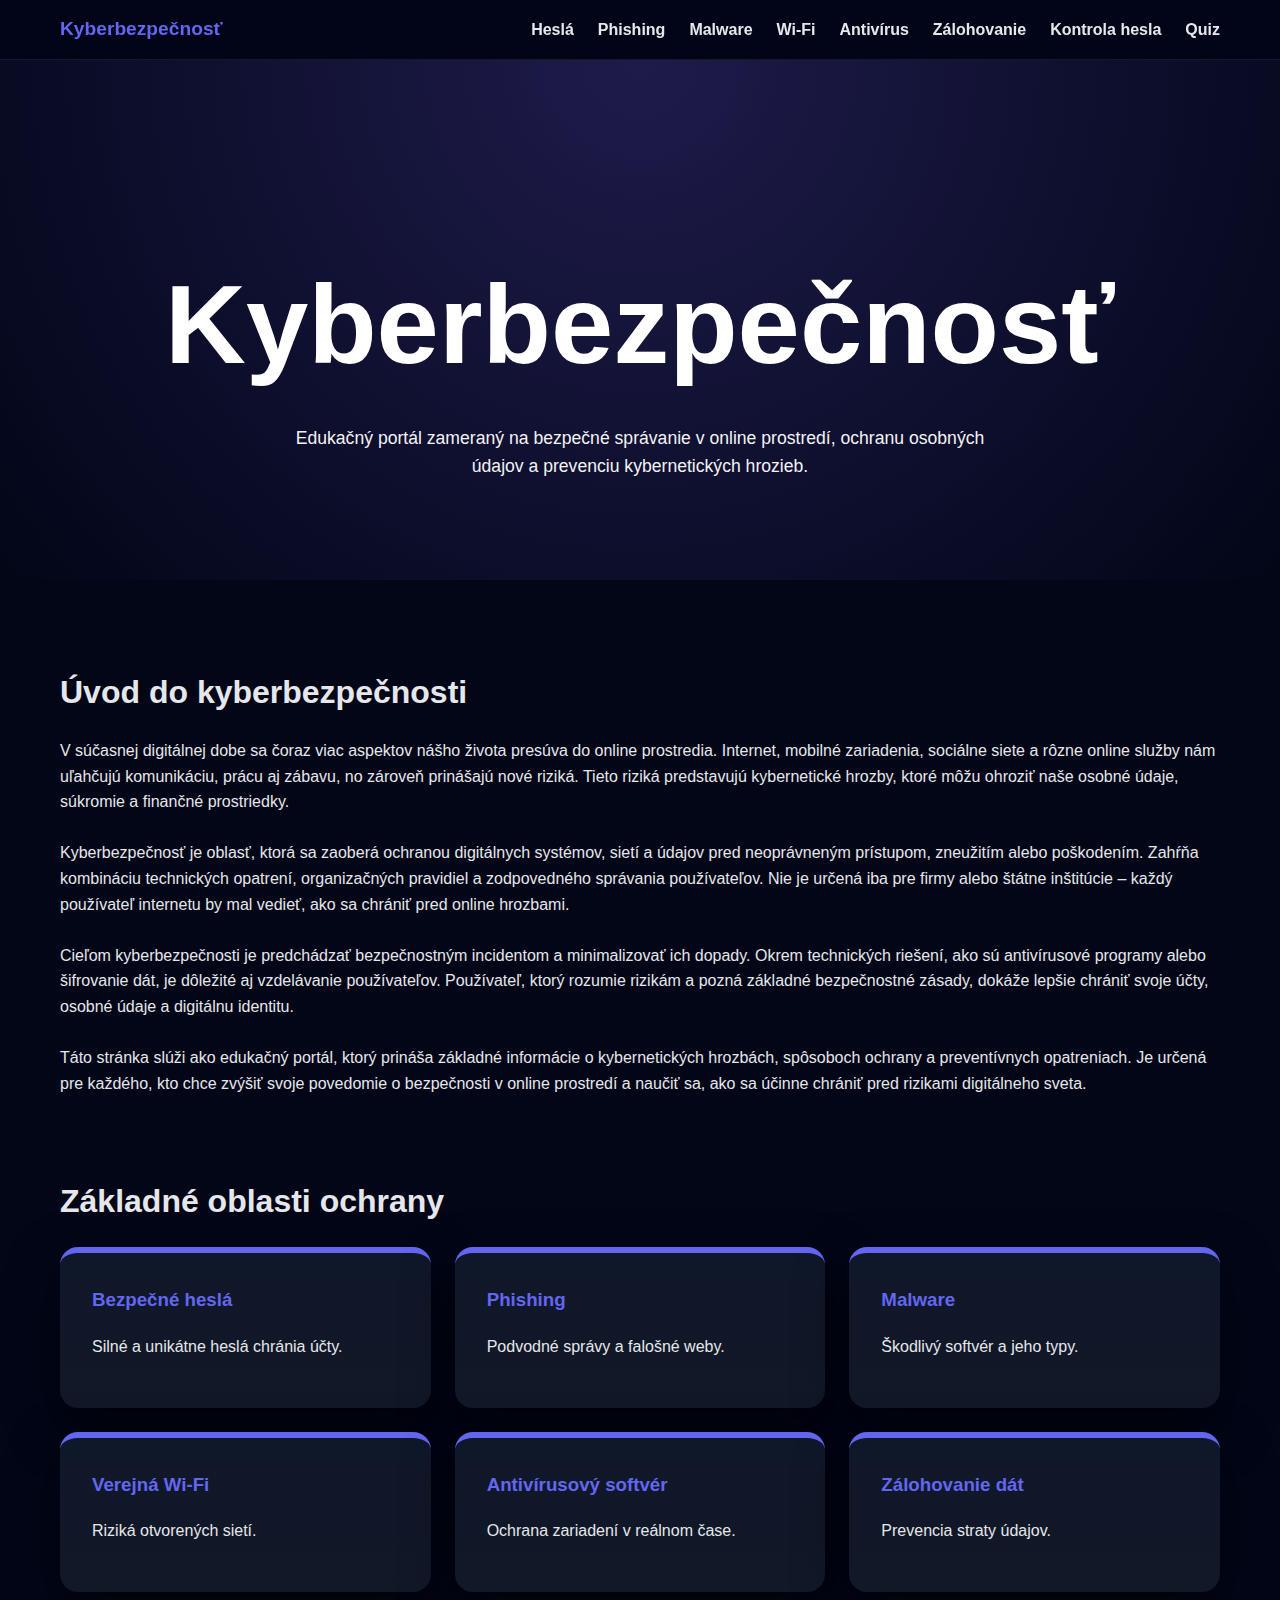
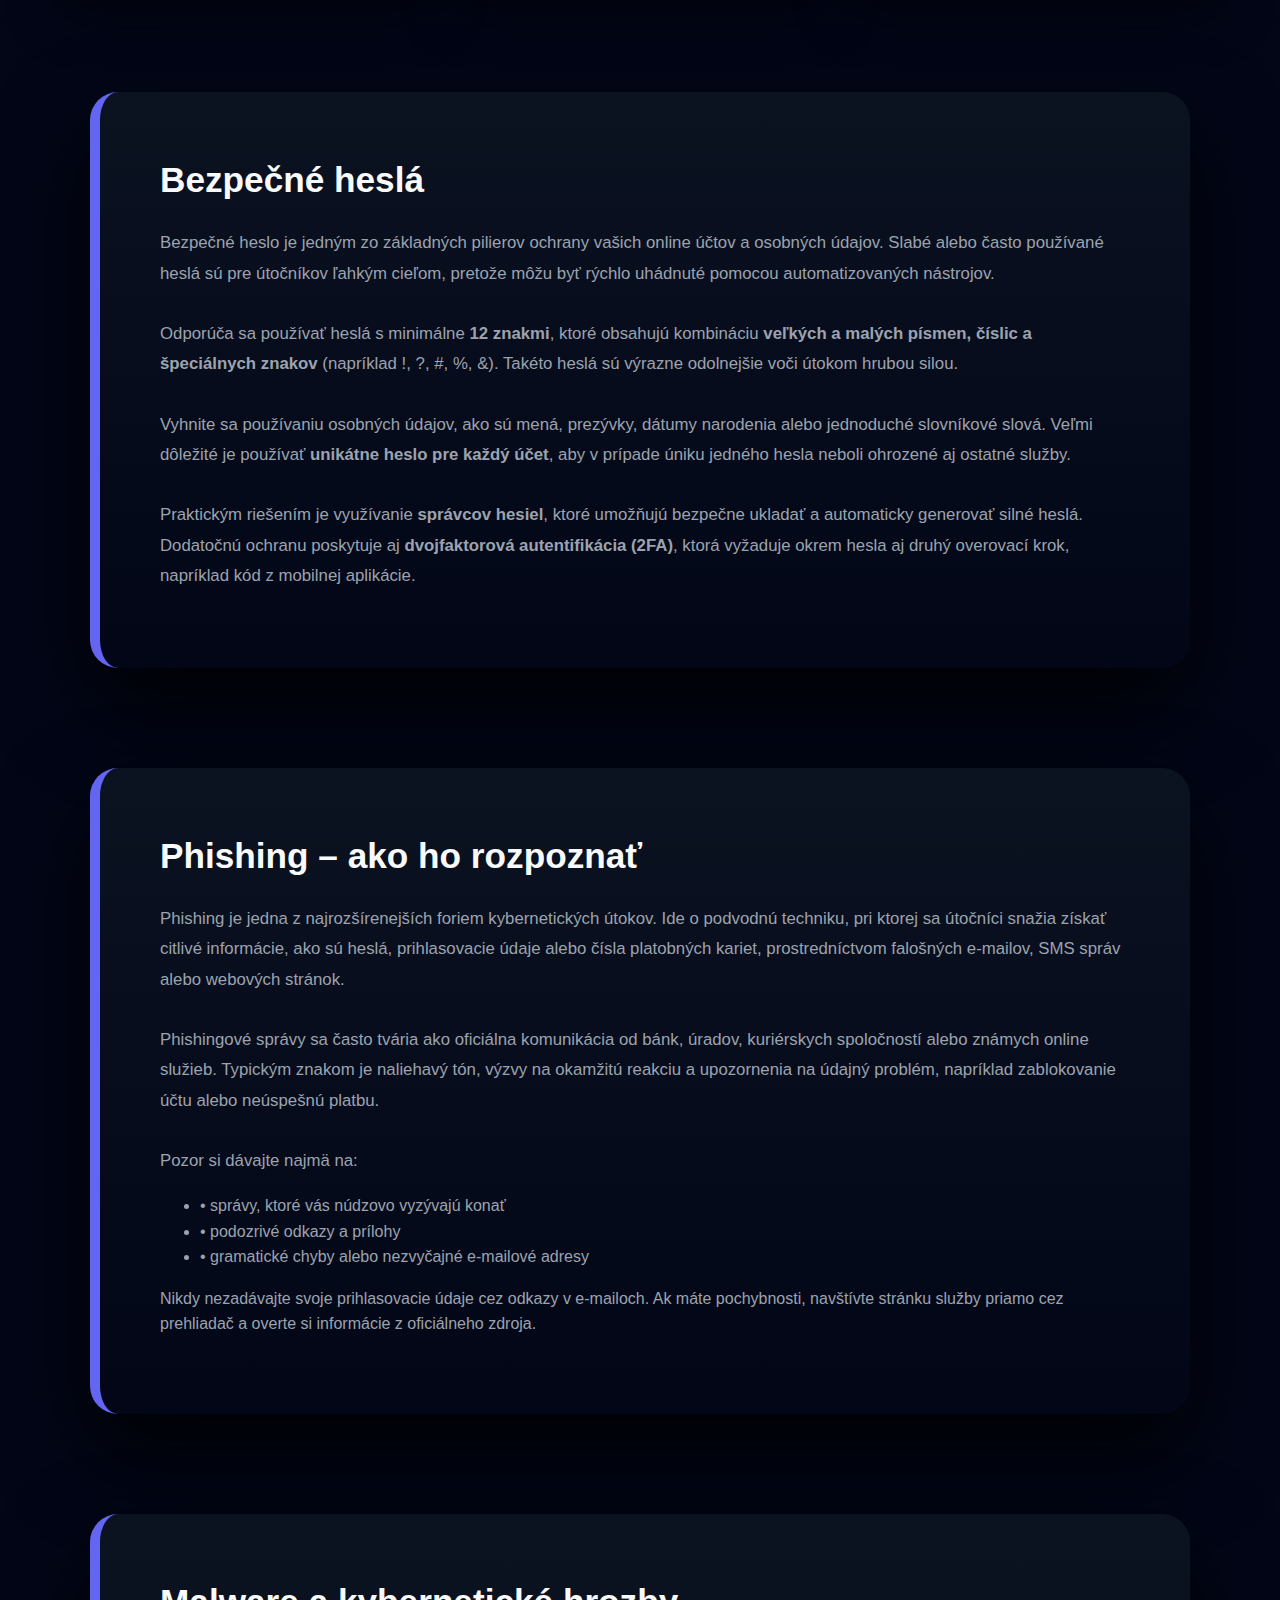
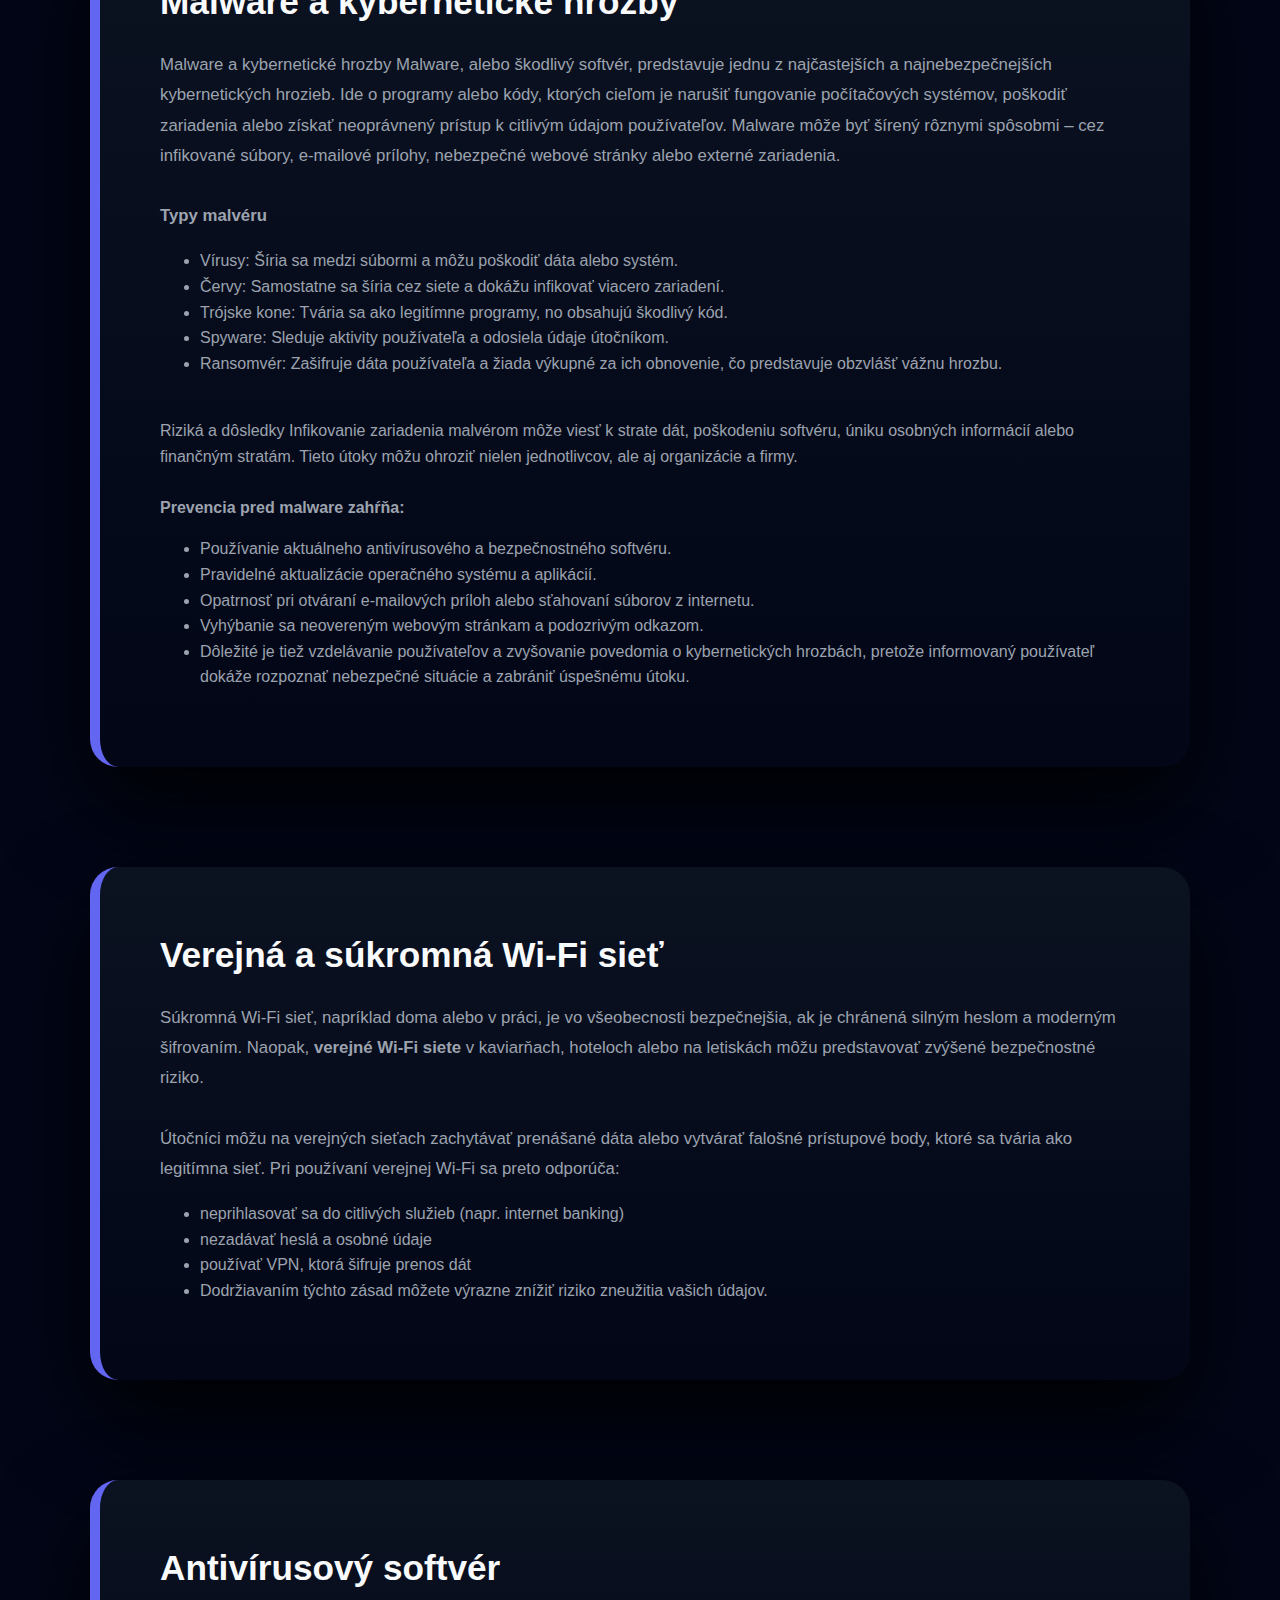
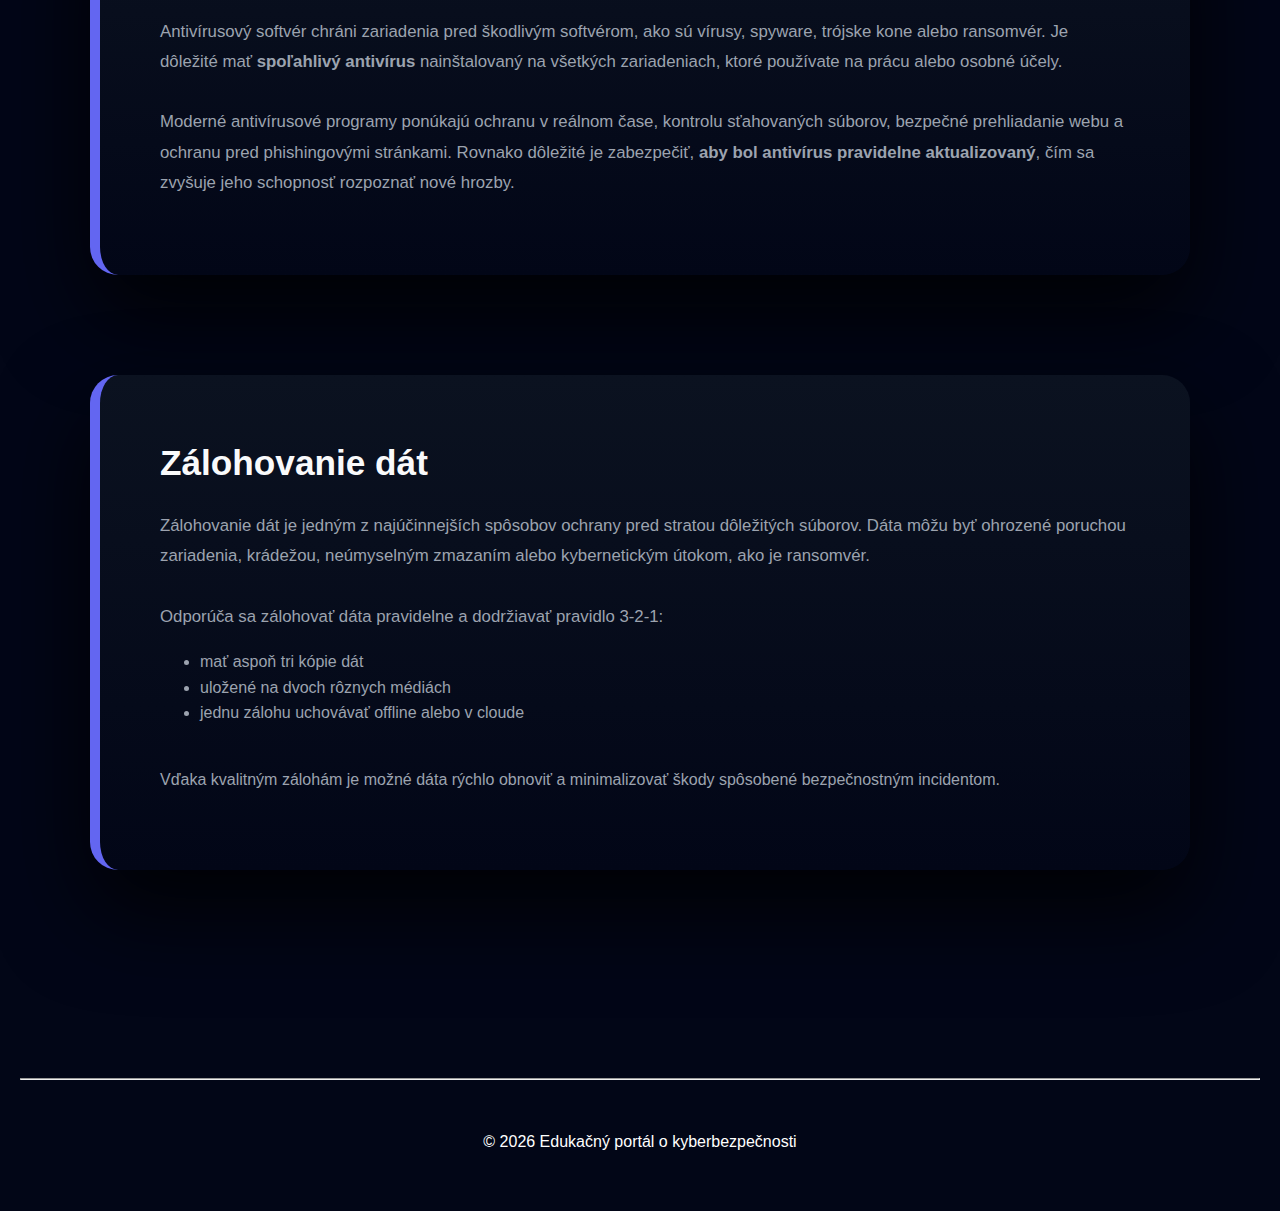
<file: index.html>
<!DOCTYPE html>
<html lang="sk">
<head>
    <meta charset="UTF-8">
    <title>Kyberbezpečnosť – Edukačný portál</title>
    <meta name="viewport" content="width=device-width, initial-scale=1.0">

    <link rel="icon" type="image/jpg" href="logo.jpg">
    <title>Kyberbezpečnosť</title>
    <link rel="stylesheet" href="style.css">


</head>

<body>

<nav class="navbar">
    <div class="nav-container">
        <a href="#top" class="logo">Kyberbezpečnosť</a>
        <ul class="nav-links">
            <li><a href="index.html#hesla">Heslá</a></li>
            <li><a href="index.html#phishing">Phishing</a></li>
            <li><a href="index.html#malware">Malware</a></li>
            <li><a href="index.html#wifi">Wi-Fi</a></li>
            <li><a href="index.html#antivirus">Antivírus</a></li>
            <li><a href="index.html#backup">Zálohovanie</a></li>
            <li><a href="password.html">Kontrola hesla</a></li>
            <li><a href="quiz.html">Quiz</a></li>
        </ul>
    </div>
</nav>

<header>
    <h1 id = Uvod>Kyberbezpečnosť</h1>
    <p>Edukačný portál zameraný na bezpečné správanie v online prostredí,
        ochranu osobných údajov a prevenciu kybernetických hrozieb.</p>
</header>

<main>

    <section class="section1">
        <h2>Úvod do kyberbezpečnosti</h2>
        <p>
            V súčasnej digitálnej dobe sa čoraz viac aspektov nášho života presúva do online prostredia. Internet, mobilné zariadenia, sociálne siete a rôzne online služby nám uľahčujú komunikáciu, prácu aj zábavu, no zároveň prinášajú nové riziká. Tieto riziká predstavujú kybernetické hrozby, ktoré môžu ohroziť naše osobné údaje, súkromie a finančné prostriedky.
            <br>
            <br>
            Kyberbezpečnosť je oblasť, ktorá sa zaoberá ochranou digitálnych systémov, sietí a údajov pred neoprávneným prístupom, zneužitím alebo poškodením. Zahŕňa kombináciu technických opatrení, organizačných pravidiel a zodpovedného správania používateľov. Nie je určená iba pre firmy alebo štátne inštitúcie – každý používateľ internetu by mal vedieť, ako sa chrániť pred online hrozbami.
            <br>
            <br>
            Cieľom kyberbezpečnosti je predchádzať bezpečnostným incidentom a minimalizovať ich dopady. Okrem technických riešení, ako sú antivírusové programy alebo šifrovanie dát, je dôležité aj vzdelávanie používateľov. Používateľ, ktorý rozumie rizikám a pozná základné bezpečnostné zásady, dokáže lepšie chrániť svoje účty, osobné údaje a digitálnu identitu.
            <br>
            <br>
            Táto stránka slúži ako edukačný portál, ktorý prináša základné informácie o kybernetických hrozbách, spôsoboch ochrany a preventívnych opatreniach. Je určená pre každého, kto chce zvýšiť svoje povedomie o bezpečnosti v online prostredí a naučiť sa, ako sa účinne chrániť pred rizikami digitálneho sveta.

        </p>
    </section>

    <section class="section2">
        <h2>Základné oblasti ochrany</h2>

        <div class="cards">
            <a class="card clickable" href="#hesla">
                <h3>Bezpečné heslá</h3>
                <p>Silné a unikátne heslá chránia účty.</p>
            </a>

            <a class="card clickable" href="#phishing">
                <h3>Phishing</h3>
                <p>Podvodné správy a falošné weby.</p>
            </a>

            <a class="card clickable" href="#malware">
                <h3>Malware</h3>
                <p>Škodlivý softvér a jeho typy.</p>
            </a>

            <a class="card clickable" href="#wifi">
                <h3>Verejná Wi-Fi</h3>
                <p>Riziká otvorených sietí.</p>
            </a>

            <a class="card clickable" href="#antivirus">
                <h3>Antivírusový softvér</h3>
                <p>Ochrana zariadení v reálnom čase.</p>
            </a>

            <a class="card clickable" href="#backup">
                <h3>Zálohovanie dát</h3>
                <p>Prevencia straty údajov.</p>
            </a>
        </div>
    </section>

    <section id="hesla">
        <div class="detail-card">
            <h2>Bezpečné heslá</h2>
            <p>
                Bezpečné heslo je jedným zo základných pilierov ochrany vašich online účtov a osobných údajov. Slabé alebo často používané heslá sú pre útočníkov ľahkým cieľom, pretože môžu byť rýchlo uhádnuté pomocou automatizovaných nástrojov.
                <br>
                <br>
                Odporúča sa používať heslá s minimálne <b>12 znakmi</b>, ktoré obsahujú kombináciu <b>veľkých a malých písmen, číslic a špeciálnych znakov</b> (napríklad !, ?, #, %, &). Takéto heslá sú výrazne odolnejšie voči útokom hrubou silou.
                <br>
                <br>
                Vyhnite sa používaniu osobných údajov, ako sú mená, prezývky, dátumy narodenia alebo jednoduché slovníkové slová. Veľmi dôležité je používať <b>unikátne heslo pre každý účet</b>, aby v prípade úniku jedného hesla neboli ohrozené aj ostatné služby.
                <br>
                <br>
                Praktickým riešením je využívanie <b>správcov hesiel</b>, ktoré umožňujú bezpečne ukladať a automaticky generovať silné heslá. Dodatočnú ochranu poskytuje aj <b>dvojfaktorová autentifikácia (2FA)</b>, ktorá vyžaduje okrem hesla aj druhý overovací krok, napríklad kód z mobilnej aplikácie.

            </p>
        </div>
    </section>

    <section id="phishing">
        <div class="detail-card">
            <h2>Phishing – ako ho rozpoznať</h2>
            <p>
                Phishing je jedna z najrozšírenejších foriem kybernetických útokov. Ide o podvodnú techniku, pri ktorej sa útočníci snažia získať citlivé informácie, ako sú heslá, prihlasovacie údaje alebo čísla platobných kariet, prostredníctvom falošných e-mailov, SMS správ alebo webových stránok.
                <br>
                <br>
                Phishingové správy sa často tvária ako oficiálna komunikácia od bánk, úradov, kuriérskych spoločností alebo známych online služieb. Typickým znakom je naliehavý tón, výzvy na okamžitú reakciu a upozornenia na údajný problém, napríklad zablokovanie účtu alebo neúspešnú platbu.
                <br>
                <br>
                Pozor si dávajte najmä na:
                <ul>
                    <li>•	správy, ktoré vás núdzovo vyzývajú konať</li>
                    <li>•	podozrivé odkazy a prílohy</li>
                    <li>•	gramatické chyby alebo nezvyčajné e-mailové adresy</li>
                </ul>

                Nikdy nezadávajte svoje prihlasovacie údaje cez odkazy v e-mailoch. Ak máte pochybnosti, navštívte stránku služby priamo cez prehliadač a overte si informácie z oficiálneho zdroja.

            </p>
        </div>
    </section>


    <section id="malware">
        <div class="detail-card">
            <h2>Malware a kybernetické hrozby</h2>
            <p>
                Malware a kybernetické hrozby Malware, alebo škodlivý softvér, predstavuje jednu z najčastejších a najnebezpečnejších kybernetických hrozieb. Ide o programy alebo kódy, ktorých cieľom je narušiť fungovanie počítačových systémov, poškodiť zariadenia alebo získať neoprávnený prístup k citlivým údajom používateľov. Malware môže byť šírený rôznymi spôsobmi – cez infikované súbory, e-mailové prílohy, nebezpečné webové stránky alebo externé zariadenia.
                <br>
                <br>
                <b>Typy malvéru</b>
                <ul>
                <li>Vírusy: Šíria sa medzi súbormi a môžu poškodiť dáta alebo systém.</li>
                <li>Červy: Samostatne sa šíria cez siete a dokážu infikovať viacero zariadení.</li>
                <li>Trójske kone: Tvária sa ako legitímne programy, no obsahujú škodlivý kód.</li>
                <li>Spyware: Sleduje aktivity používateľa a odosiela údaje útočníkom.</li>
                <li>Ransomvér: Zašifruje dáta používateľa a žiada výkupné za ich obnovenie, čo predstavuje obzvlášť vážnu hrozbu.</li>
                </ul>
                <br>
                Riziká a dôsledky Infikovanie zariadenia malvérom môže viesť k strate dát, poškodeniu softvéru, úniku osobných informácií alebo finančným stratám. Tieto útoky môžu ohroziť nielen jednotlivcov, ale aj organizácie a firmy.
                <br>
                <br>
                <b>Prevencia pred malware zahŕňa:</b>
                <ul>
                <li>Používanie aktuálneho antivírusového a bezpečnostného softvéru.</li>
                <li>Pravidelné aktualizácie operačného systému a aplikácií.</li>
                <li>Opatrnosť pri otváraní e-mailových príloh alebo sťahovaní súborov z internetu.</li>
                <li>Vyhýbanie sa neovereným webovým stránkam a podozrivým odkazom.</li>
                <li>Dôležité je tiež vzdelávanie používateľov a zvyšovanie povedomia o kybernetických hrozbách, pretože informovaný používateľ dokáže rozpoznať nebezpečné situácie a zabrániť úspešnému útoku.</li>
                </ul>
            </p>
        </div>
    </section>

    <section id="wifi">
        <div class="detail-card">
            <h2>Verejná a súkromná Wi-Fi sieť</h2>
            <p>
                Súkromná Wi-Fi sieť, napríklad doma alebo v práci, je vo všeobecnosti bezpečnejšia, ak je chránená silným heslom a moderným šifrovaním. Naopak, <b>verejné Wi-Fi siete</b> v kaviarňach, hoteloch alebo na letiskách môžu predstavovať zvýšené bezpečnostné riziko.
                <br>
                <br>
                Útočníci môžu na verejných sieťach zachytávať prenášané dáta alebo vytvárať falošné prístupové body, ktoré sa tvária ako legitímna sieť. Pri používaní verejnej Wi-Fi sa preto odporúča:
                <ul>
                <li>neprihlasovať sa do citlivých služieb (napr. internet banking)</li>
                <li>nezadávať heslá a osobné údaje</li>
                <li>používať VPN, ktorá šifruje prenos dát</li>
                <li>Dodržiavaním týchto zásad môžete výrazne znížiť riziko zneužitia vašich údajov.</li>
                </ul>
            </p>
        </div>
    </section>

    <section id="antivirus">
        <div class="detail-card">
            <h2>Antivírusový softvér</h2>
            <p>
                Antivírusový softvér chráni zariadenia pred škodlivým softvérom, ako sú vírusy, spyware, trójske kone alebo ransomvér. Je dôležité mať <b>spoľahlivý antivírus</b> nainštalovaný na všetkých zariadeniach, ktoré používate na prácu alebo osobné účely.
                <br>
                <br>
                Moderné antivírusové programy ponúkajú ochranu v reálnom čase, kontrolu sťahovaných súborov, bezpečné prehliadanie webu a ochranu pred phishingovými stránkami. Rovnako dôležité je zabezpečiť, <b>aby bol antivírus pravidelne aktualizovaný</b>, čím sa zvyšuje jeho schopnosť rozpoznať nové hrozby.

            </p>
        </div>
    </section>

    <section id="backup">
        <div class="detail-card">
            <h2>Zálohovanie dát</h2>
            <p>
                Zálohovanie dát je jedným z najúčinnejších spôsobov ochrany pred stratou dôležitých súborov. Dáta môžu byť ohrozené poruchou zariadenia, krádežou, neúmyselným zmazaním alebo kybernetickým útokom, ako je ransomvér.
                <br>
                <br>
                Odporúča sa zálohovať dáta pravidelne a dodržiavať pravidlo 3-2-1:
                <ul>
                <li>mať aspoň tri kópie dát</li>
                <li>uložené na dvoch rôznych médiách</li>
                <li>jednu zálohu uchovávať offline alebo v cloude</li>
                </ul>
                <br>
                Vďaka kvalitným zálohám je možné dáta rýchlo obnoviť a minimalizovať škody spôsobené bezpečnostným incidentom.
                
            </p>
        </div>
    </section>

</main>

<footer>
    <hr>
    <br>
    <p> © 2026 Edukačný portál o kyberbezpečnosti</p>
</footer>



</body>
</html>
</file>
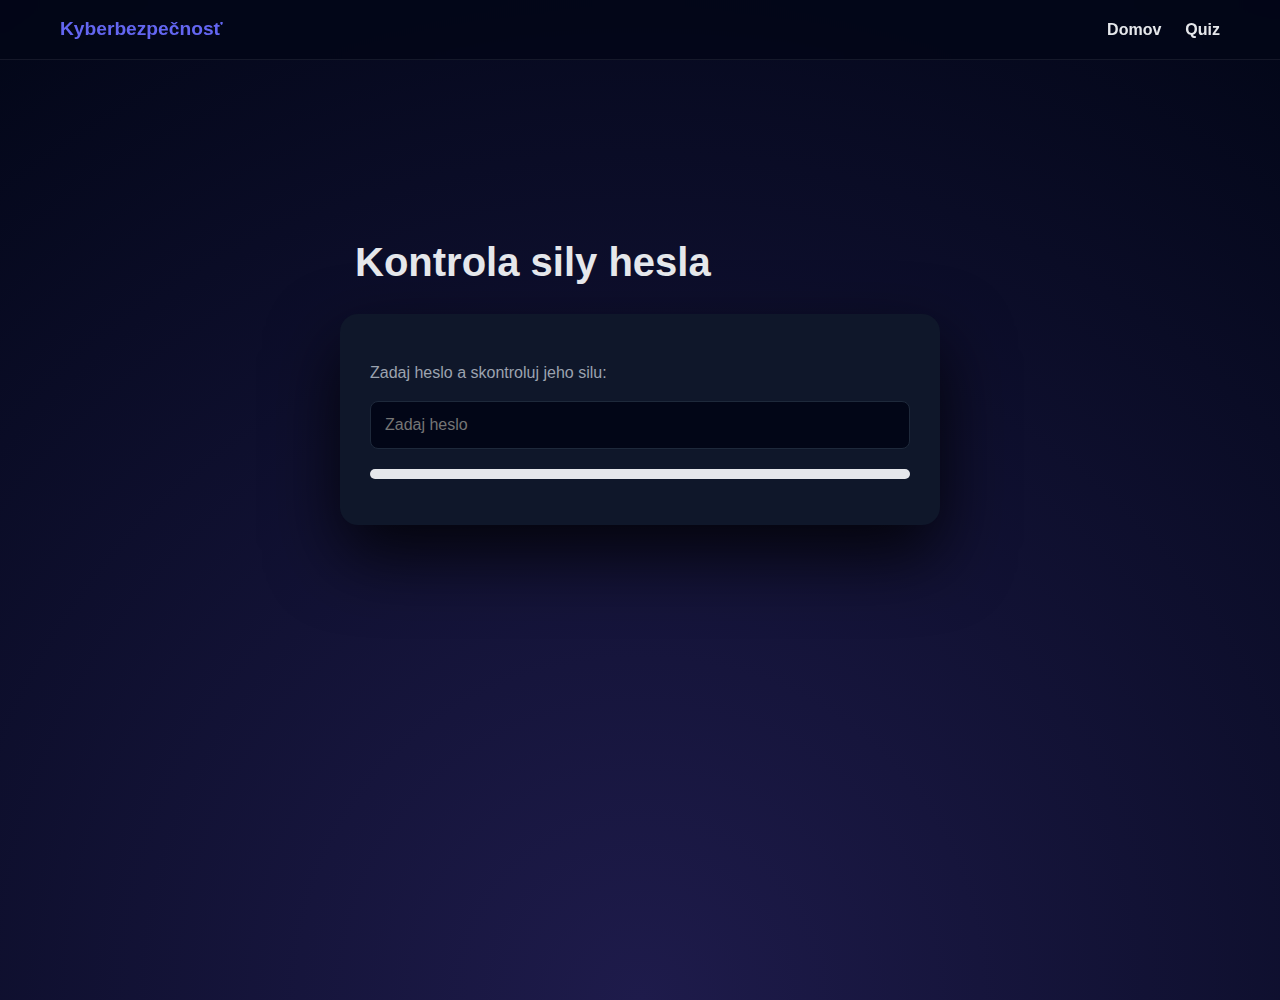
<file: password.html>
<!DOCTYPE html>
<html lang="sk">
<head>
    <meta charset="UTF-8">
    <title>Kontrola sily hesla</title>
    <link rel="icon" type="image/jpg" href="logo.jpg">
    <link rel="stylesheet" href="style.css">
</head>
<body class="website">

<nav class="navbar">
    <div class="nav-container">
        <a href="index.html" class="logo">Kyberbezpečnosť</a>
        <ul class="nav-links">
            <li><a href="index.html">Domov</a></li>
            <li><a href="quiz.html">Quiz</a></li>
        </ul>
    </div>
</nav>

<main>
    <section class="heslo">
        <h2 id="nadpis2">Kontrola sily hesla</h2>

        <div class="password-box">
            <p class="muted">Zadaj heslo a skontroluj jeho silu:</p>

            <input type="password" id="password" placeholder="Zadaj heslo">

            <div class="strength">
                <div class="strength-bar" id="strengthBar"></div>
            </div>

            <p id="passwordMsg" class="msg muted"></p>
        </div>
    </section>
</main>

<script src="password.js"></script>
</body>
</html>
</file>
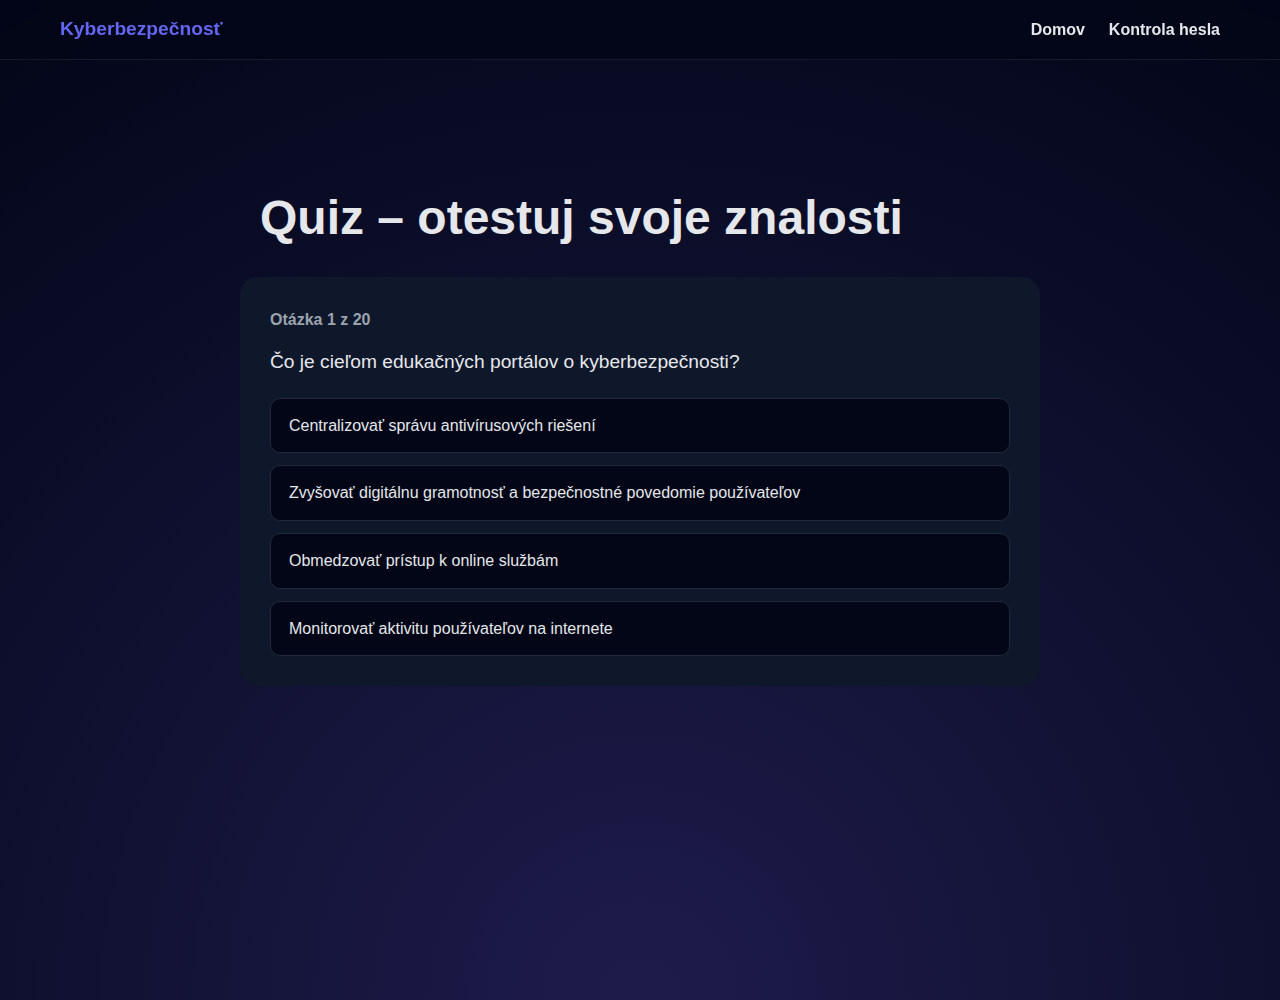
<file: quiz.html>
<!DOCTYPE html>
<html lang="sk">
<head>
    <meta charset="UTF-8">
    <title>Quiz – Kyberbezpečnosť</title>
    <link rel="icon" type="image/jpg" href="logo.jpg">
    <link rel="stylesheet" href="style.css">
</head>
<body class="website">

<nav class="navbar">
    <div class="nav-container">
        <a href="index.html" class="logo">Kyberbezpečnosť</a>
        <ul class="nav-links">
            <li><a href="index.html">Domov</a></li>
            <li><a href="password.html">Kontrola hesla</a></li>
        </ul>
    </div>
</nav>

<main>
    <section>
        <h2 id="nadpis1">Quiz – otestuj svoje znalosti</h2>

        <div id="quiz-section" class="quiz-box">
            <div id="progress"></div>
            <div id="question"></div>
            <div id="answers"></div>
        </div>
    </section>
</main>

<script src="quiz.js"></script>
</body>
</html>
</file>
<file: style.css>
:root {
            --primary: #6366f1;    
            --accent: #22c55e;      
            --bg: #020617;           
            --card: #0f172a;        
            --card-light: #111827;
            --text: #e5e7eb;       
            --muted: #9ca3af;
            --radius: 18px;
        }

        * {
            box-sizing: border-box;
        }

        .footer-text span {
            margin-left: 435px;
        }

        body {
            margin: 0;
            font-family: "Segoe UI", sans-serif;
            background: var(--bg);
            color: var(--text);
            line-height: 1.6;
            
        }

        body.website {
            margin: 0;
            font-family: "Segoe UI", sans-serif;
            color: var(--text);
            line-height: 1.6;
            background: radial-gradient(circle at bottom, #1e1b4b, #020617);
            min-height: 1000px;
        }

        header {
            text-align: center;
            background: radial-gradient(circle at top, #1e1b4b, #020617);
            color: white;
            padding: 100px 20px;
        }

        header h1 {
            font-size: 7rem;
            margin-bottom: 10px;
        }

        header p {
            max-width: 700px;
            margin: auto;
            font-size: 1.1rem;
            opacity: 0.95;
        }

        main {
            max-width: 1200px;
            margin: 0 auto;
            padding: 60px 20px;
        }

        section {
            margin-bottom: 80px;
        }

        h2 {
            font-size: 2rem;
            margin-bottom: 20px;
            color: var(--secondary);
        }

        .cards {
            display: grid;
            grid-template-columns: repeat(auto-fit, minmax(280px, 1fr));
            gap: 24px;
        }

        .card {
            background: linear-gradient(180deg, var(--card), var(--card-light));
            padding: 32px;
            border-radius: var(--radius);
            box-shadow: 0 20px 50px rgba(0,0,0,0.6);
        }

        .card h3 {
            margin-top: 0;
            color: var(--primary);
        }

        .muted {
            color: var(--muted);
        }

        /* Password checker */
        .password-box {
            background: var(--card);
            box-shadow: 0 30px 70px rgba(0,0,0,0.8);
            padding: 30px;
            border-radius: var(--radius);
            max-width: 600px;
            margin-left: auto;
            margin-right: auto;
            margin-top: 0px;
        }
        #nadpis2{
            margin-left: 295px;
            font-size: 2.5em;
            margin-top: 110px;
        }

        .password-box input {
            width: 100%;
            padding: 14px;
            font-size: 1rem;
            border-radius: 8px;
            margin-bottom: 10px;
            background: #020617;
            color: var(--text);
            border: 1px solid #1e293b;
        }

        .strength {
            height: 10px;
            border-radius: 6px;
            background: #e5e7eb;
            overflow: hidden;
            margin-top: 10px;
        }

        .strength-bar {
            height: 100%;
            width: 0%;
            background: red;
            transition: width 0.3s;
        }

        /* Quiz */
        #nadpis1{
            margin-left: 200px;
            font-size: 3em;
            margin-top: 60px;
        }

        .quiz-box {
            background: var(--card);
            padding: 30px;
            border-radius: var(--radius);
            max-width: 800px;
            margin-left: auto;
            margin-right: auto;
            
        }

        footer {
            background: var(--secondary);
            color: white;
            text-align: center;
            padding: 40px 20px;
        }
        .msg {
            margin-top: 10px;
            font-weight: 600;
        }
        .text-danger {
            color: #dc2626;
        }

        .text-success {
            color: #16a34a;
        }
        /* QUIZ */
        

        #progress {
            margin-bottom: 15px;
            font-weight: 600;
            color: var(--muted);
        }

        #question {
            font-size: 1.2rem;
            margin-bottom: 20px;
        }

        #answers {
            display: grid;
            gap: 12px;
        }

        .answer {
            padding: 14px 18px;
            border-radius: 10px;
            cursor: pointer;
            transition: all 0.2s ease;
            background: #020617;
            border: 1px solid #1e293b;
            color: var(--text);
        }

        .answer:hover {
            background: #111827;
        }

        .answer.correct {
            background: #dcfce7;
            border-color: #16a34a;
            color: #166534;
        }

        .answer.wrong {
            background: #fee2e2;
            border-color: #dc2626;
            color: #7f1d1d;
        }
        /* Ramceky */
        .card.clickable {
            text-decoration: none;
            color: inherit;
            border-top: 6px solid var(--primary);
            transition: transform 0.25s ease, box-shadow 0.25s ease;
        }

        .card.clickable:hover {
            transform: translateY(-6px);
            box-shadow: 0 30px 70px rgba(0,0,0,0.8);
        }

        html {
            scroll-behavior: smooth;
        }

        /*Velke ramceky*/
        .detail-card {
            background: linear-gradient(180deg, #0b1220, #020617);
            padding: 60px;
            border-radius: 28px;
            box-shadow: 0 40px 90px rgba(0,0,0,0.85);
            max-width: 1100px;
            margin: 100px auto;
            border-left: 10px solid var(--primary);
            color: var(--muted)
        }

        .detail-card h2 {
            margin-top: 0;
            font-size: 2.2rem;
            color: #f9fafb;
        }

        .detail-card p {
            color: var(--muted);
            font-size: 1.05rem;
            line-height: 1.8;
        }

        /*Navbar*/
        .navbar {
            position: sticky;
            top: 0;
            z-index: 1000;
            background: rgba(2, 6, 23, 0.85);
            backdrop-filter: blur(12px);
            border-bottom: 1px solid rgba(255,255,255,0.08);
        }

        .nav-container {
            max-width: 1200px;
            margin: auto;
            padding: 14px 20px;
            display: flex;
            justify-content: space-between;
            align-items: center;
        }

        .logo {
            font-weight: 800;
            font-size: 1.2rem;
            color: var(--primary);
            text-decoration: none;
        }

        .nav-links {
            list-style: none;
            display: flex;
            gap: 24px;
            margin: 0;
            padding: 0;
        }

        .nav-links a {
            text-decoration: none;
            font-weight: 600;
            color: var(--text);
            position: relative;
        }

        .nav-links a::after {
            content: "";
            position: absolute;
            left: 0;
            bottom: -6px;
            width: 0%;
            height: 3px;
            background: var(--primary);
            transition: width 0.25s ease;
            border-radius: 2px;
        }

        .nav-links a:hover::after {
            width: 100%;
        }
</file>
